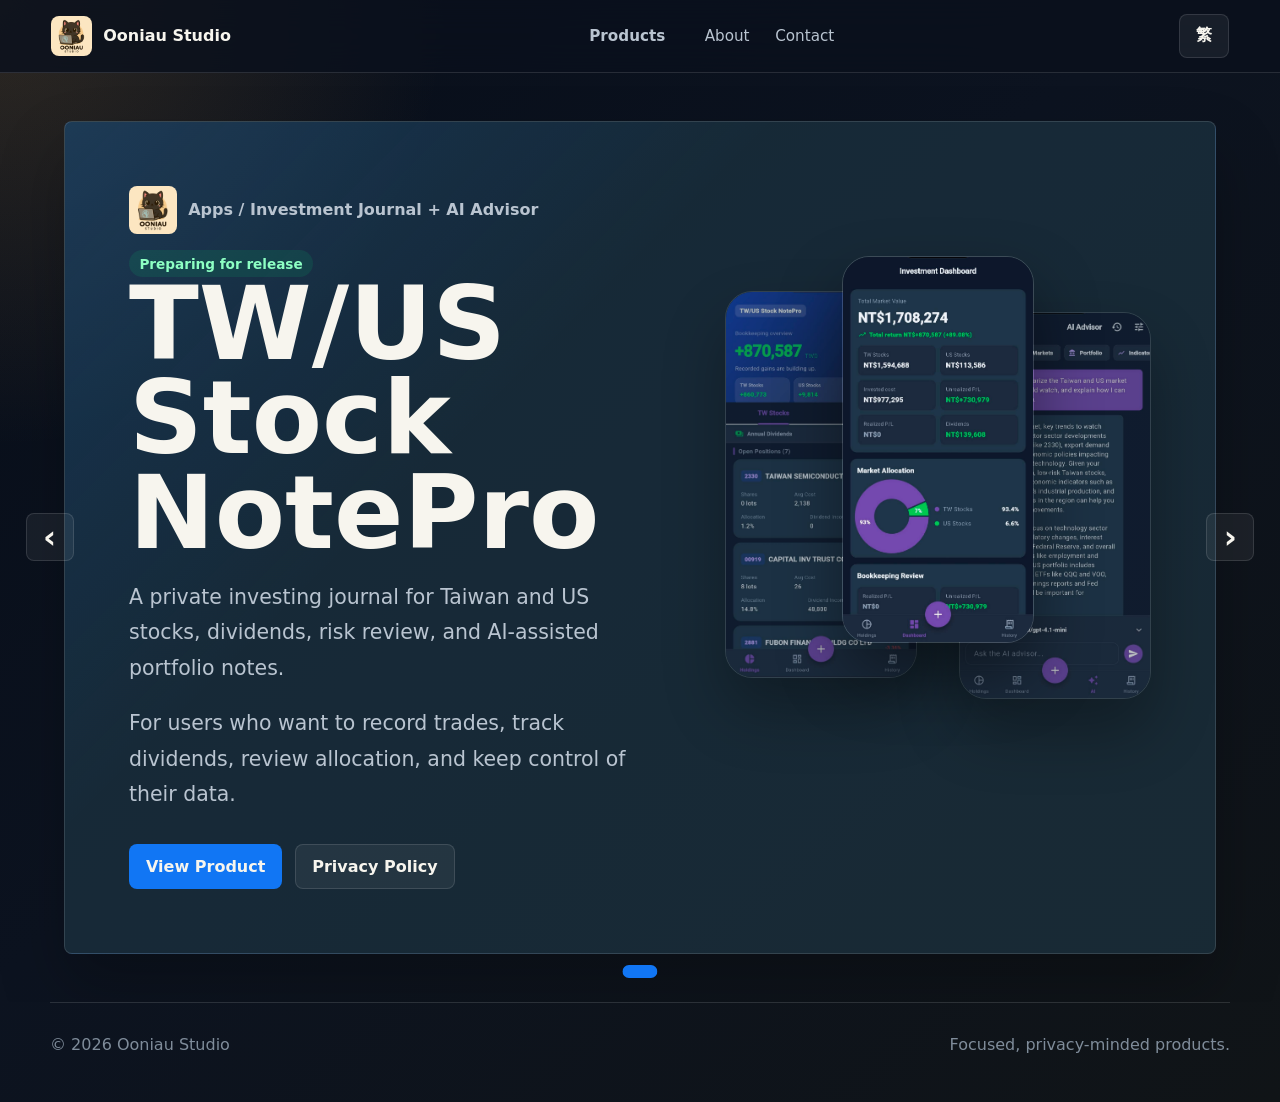
<file: index.html>
<!doctype html>
<html lang="zh-Hant">

<head>
  <meta charset="utf-8">
  <meta name="viewport" content="width=device-width, initial-scale=1">
  <title>Ooniau Studio</title>
  <meta name="description" content="Ooniau Studio product site.">
  <meta property="og:title" content="Ooniau Studio">
  <meta property="og:description" content="Products by Ooniau Studio.">
  <meta property="og:image" content="assets/brand/ooniau-logo.png">
  <link rel="icon" href="assets/brand/ooniau-logo.png">
  <link rel="stylesheet" href="styles.css">
</head>

<body>
  <header class="site-header">
    <a class="brand" href="index.html" aria-label="About Ooniau Studio">
      <img src="assets/brand/ooniau-logo.png" alt="Ooniau Studio logo">
      <span>Ooniau Studio</span>
    </a>
    <nav aria-label="Primary">
      <div class="menu-tree">
        <button class="menu-trigger" type="button" data-menu-trigger="products" aria-expanded="false"
          data-i18n="navProducts">產品</button>
        <div class="menu-panel" data-menu-panel="products">
          <button class="menu-row" type="button" data-submenu-trigger="apps" aria-expanded="false">Apps</button>
          <div class="submenu-panel" data-submenu-panel="apps">
            <a href="twusstockpro.html">TWUS StockPro</a>
          </div>
        </div>
      </div>
      <a href="about.html" data-i18n="navAbout">關於</a>
      <a href="twusstockpro.html#contact" data-i18n="navContact">聯絡</a>
    </nav>
    <button class="lang-toggle" type="button" id="langToggle" aria-label="Toggle language">EN</button>
  </header>

  <main id="top">
    <section class="product-carousel" aria-label="Product carousel">
      <button class="carousel-button prev" type="button" id="carouselPrev" aria-label="Previous product">‹</button>
      <div class="carousel-stage" id="productCarousel"></div>
      <button class="carousel-button next" type="button" id="carouselNext" aria-label="Next product">›</button>
      <div class="carousel-dots" id="carouselDots" aria-label="Product carousel pagination"></div>
    </section>
  </main>

  <footer>
    <span>© <span id="year"></span> Ooniau Studio</span>
    <span data-i18n="footerText">專注、可靠、重視隱私的產品。</span>
  </footer>

  <script src="site.js"></script>
</body>

</html>
</file>
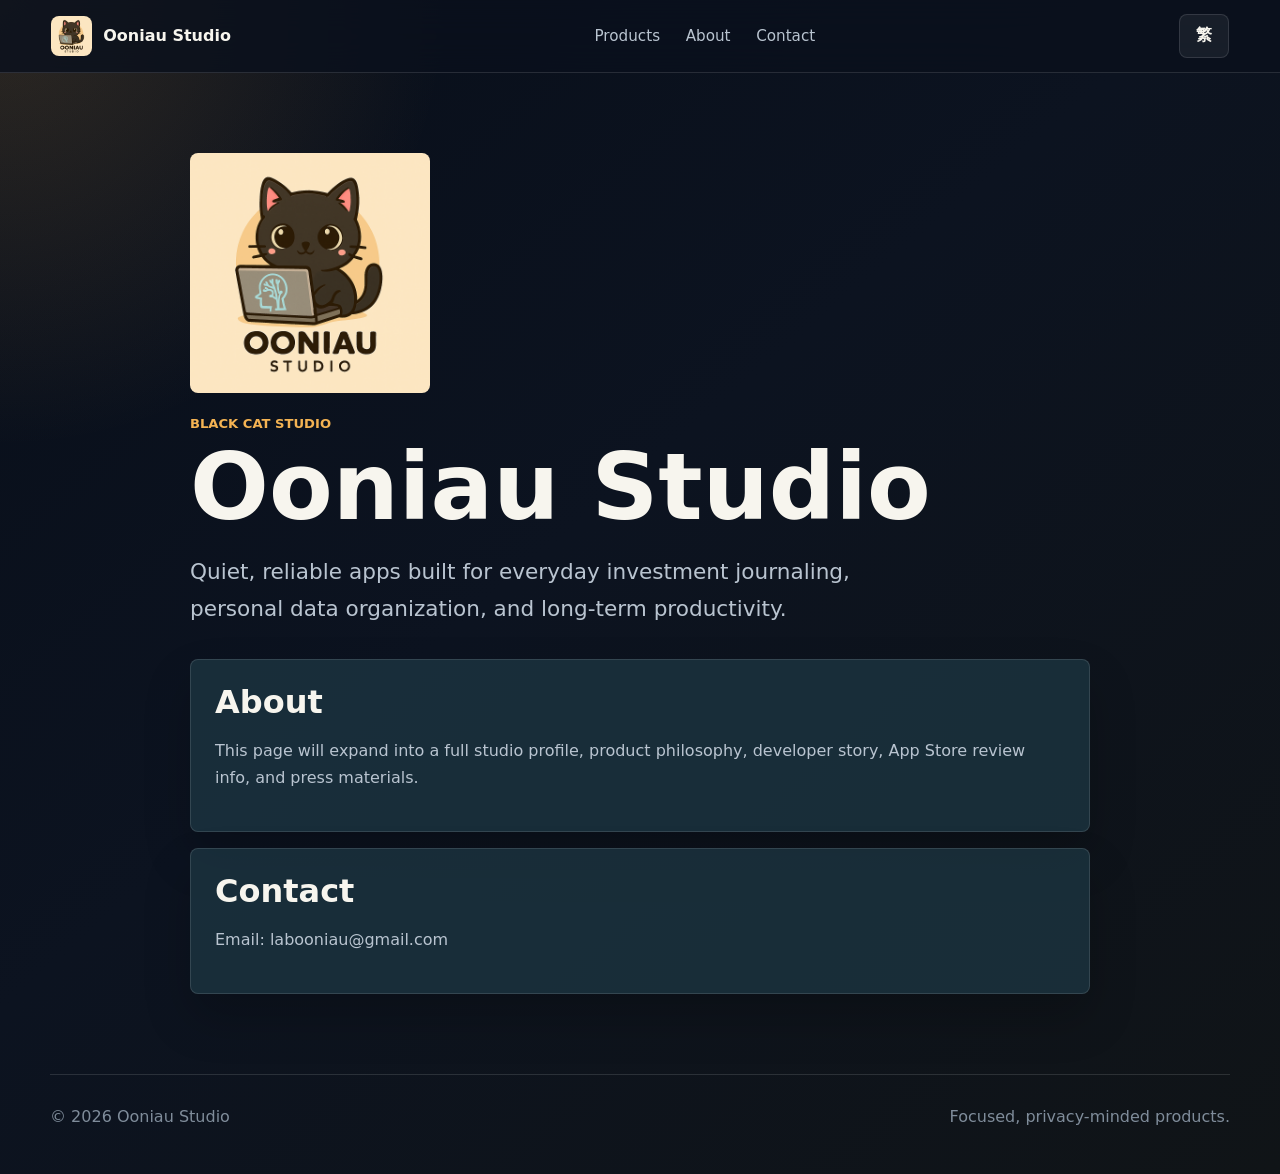
<file: about.html>
<!doctype html>
<html lang="zh-Hant">

<head>
  <meta charset="utf-8">
  <meta name="viewport" content="width=device-width, initial-scale=1">
  <title>About | Ooniau Studio</title>
  <meta name="description" content="About Ooniau Studio.">
  <link rel="icon" href="assets/brand/ooniau-logo.png">
  <link rel="stylesheet" href="styles.css">
</head>

<body>
  <header class="site-header">
    <a class="brand" href="index.html">
      <img src="assets/brand/ooniau-logo.png" alt="Ooniau Studio logo">
      <span>Ooniau Studio</span>
    </a>
    <nav aria-label="Primary">
      <a href="index.html" data-i18n="navProducts">產品</a>
      <a href="about.html" data-i18n="navAbout">關於</a>
      <a href="twusstockpro.html#contact" data-i18n="navContact">聯絡</a>
    </nav>
    <button class="lang-toggle" type="button" id="langToggle" aria-label="Toggle language">EN</button>
  </header>

  <main class="content-page about-page">
    <img class="about-logo" src="assets/brand/ooniau-logo.png" alt="Ooniau Studio logo">
    <p class="eyebrow" data-i18n="aboutEyebrow">黑貓工作室</p>
    <h1>Ooniau Studio</h1>
    <p class="hero-text" data-i18n="aboutHero">為日常投資記錄、個人資料整理與長期生產力打造安靜可靠的 App。</p>

    <div class="policy-grid">
      <section class="policy-card">
        <h2 data-i18n="aboutCardTitle">關於</h2>
        <p data-i18n="aboutCardBody">這個頁面之後可以擴充為更完整的工作室簡介、產品理念、開發者故事、商店審核資訊與媒體素材。</p>
      </section>
      <section class="policy-card">
        <h2 data-i18n="aboutContactTitle">聯絡</h2>
        <p>Email: <a href="mailto:labooniau@gmail.com">labooniau@gmail.com</a></p>
      </section>
    </div>
  </main>

  <footer>
    <span>© <span id="year"></span> Ooniau Studio</span>
    <span data-i18n="footerText">專注、可靠、重視隱私的產品。</span>
  </footer>

  <script src="site.js"></script>
</body>

</html>
</file>
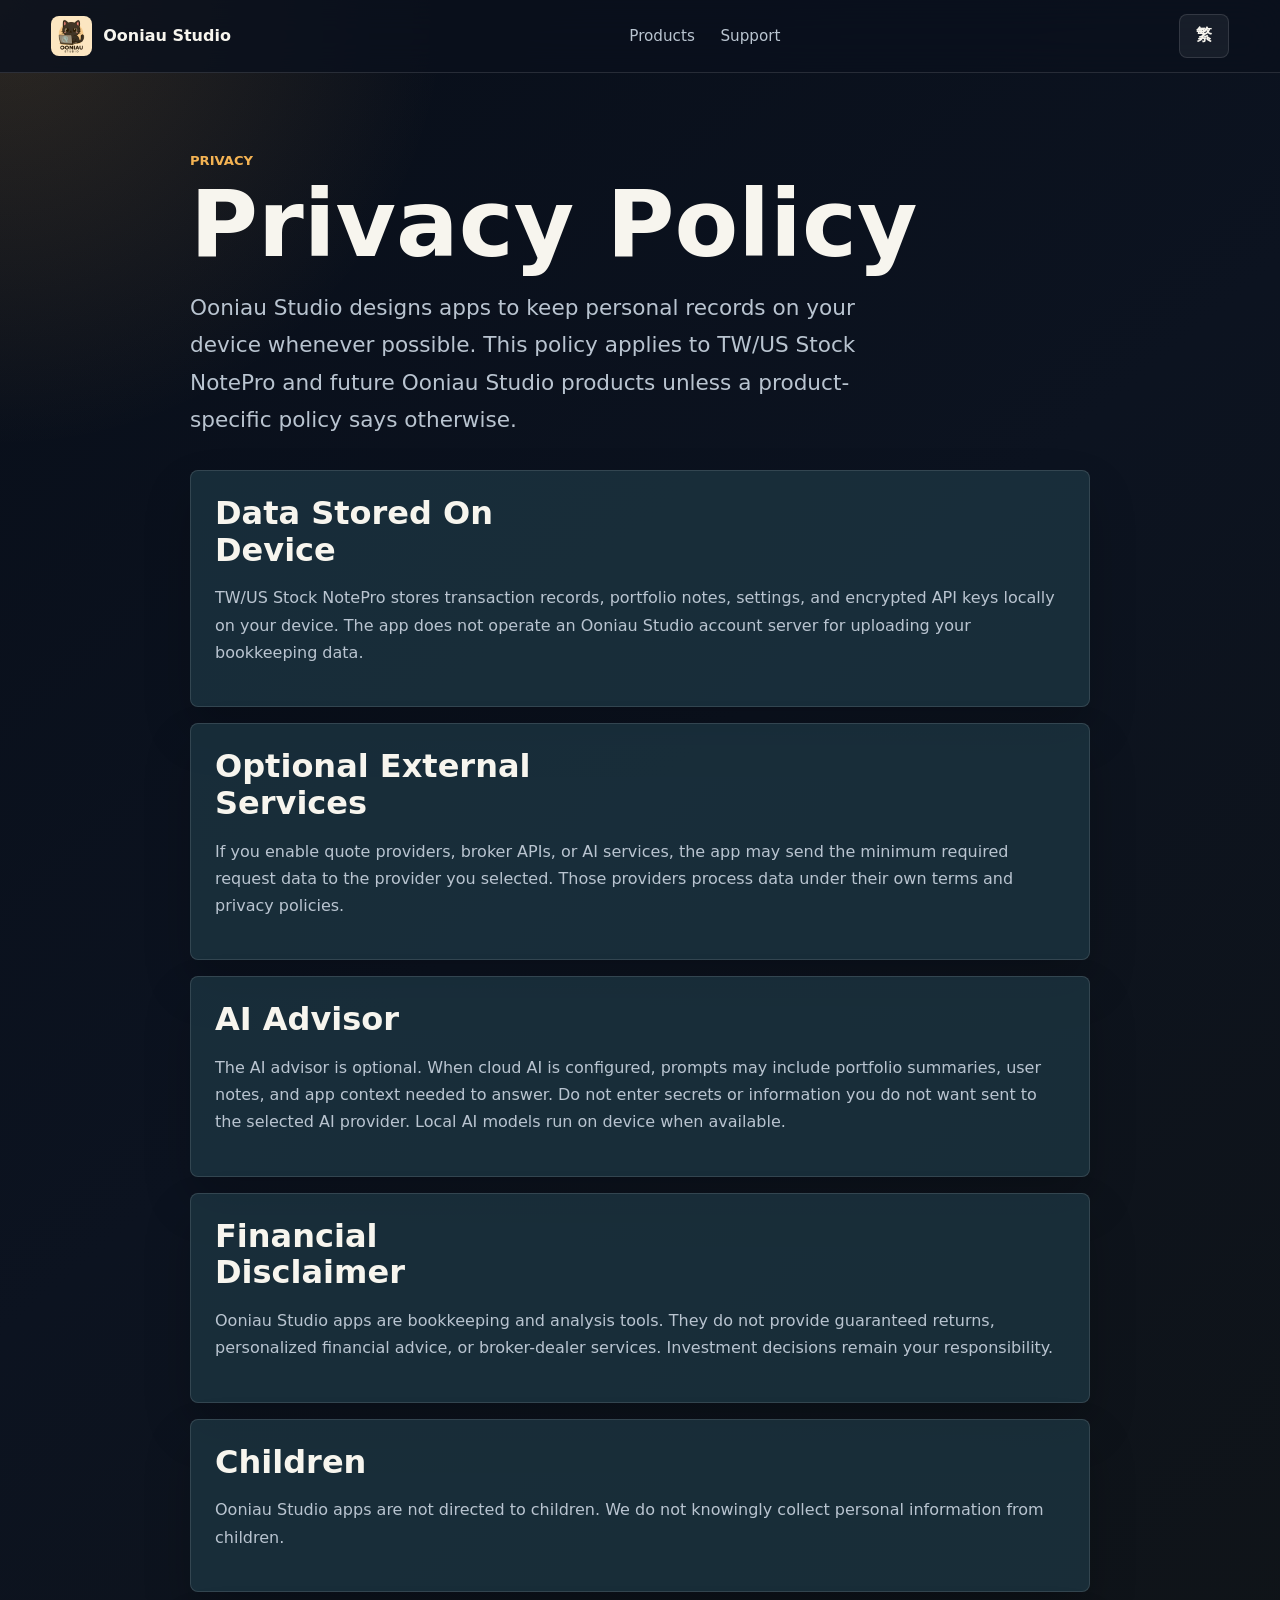
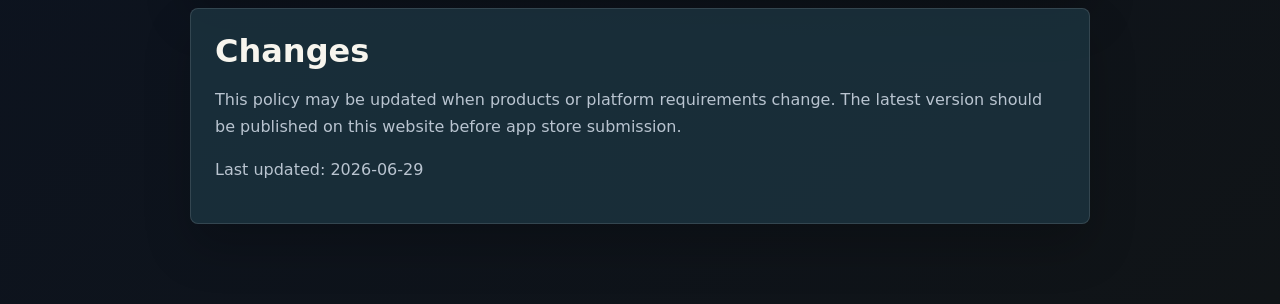
<file: privacy.html>
<!doctype html>
<html lang="zh-Hant">
  <head>
    <meta charset="utf-8">
    <meta name="viewport" content="width=device-width, initial-scale=1">
    <title>Privacy Policy | Ooniau Studio</title>
    <meta name="description" content="Privacy policy for Ooniau Studio apps.">
    <link rel="icon" href="assets/brand/ooniau-logo.png">
    <link rel="stylesheet" href="styles.css">
  </head>
  <body>
    <header class="site-header">
      <a class="brand" href="about.html">
        <img src="assets/brand/ooniau-logo.png" alt="Ooniau Studio logo">
        <span>Ooniau Studio</span>
      </a>
      <nav aria-label="Primary">
        <a href="twusstockpro.html" data-i18n="navProducts">Products</a>
        <a href="support.html" data-i18n="contactLabel">Support</a>
      </nav>
      <button class="lang-toggle" type="button" id="langToggle" aria-label="Toggle language">EN</button>
    </header>

    <main class="content-page">
      <p class="eyebrow" data-i18n="privacyLabel">Privacy</p>
      <h1 data-i18n="viewPrivacy">Privacy Policy</h1>
      <p class="hero-text" data-i18n="privacyPageHero">Ooniau Studio designs apps to keep personal records on your device whenever possible. This policy applies to TW/US Stock NotePro and future Ooniau Studio products unless a product-specific policy says otherwise.</p>

      <div class="policy-grid">
        <section class="policy-card">
          <h2 data-i18n="privacyDataTitle">Data Stored On Device</h2>
          <p data-i18n="privacyDataBody">TW/US Stock NotePro stores transaction records, portfolio notes, settings, and encrypted API keys locally on your device. The app does not operate an Ooniau Studio account server for uploading your bookkeeping data.</p>
        </section>
        <section class="policy-card">
          <h2 data-i18n="privacyExternalTitle">Optional External Services</h2>
          <p data-i18n="privacyExternalBody">If you enable quote providers, broker APIs, or AI services, the app may send the minimum required request data to the provider you selected. Those providers process data under their own terms and privacy policies.</p>
        </section>
        <section class="policy-card">
          <h2 data-i18n="privacyAiTitle">AI Advisor</h2>
          <p data-i18n="privacyAiBody">The AI advisor is optional. When cloud AI is configured, prompts may include portfolio summaries, user notes, and app context needed to answer. Do not enter secrets or information you do not want sent to the selected AI provider. Local AI models run on device when available.</p>
        </section>
        <section class="policy-card">
          <h2 data-i18n="privacyDisclaimerTitle">Financial Disclaimer</h2>
          <p data-i18n="privacyDisclaimerBody">Ooniau Studio apps are bookkeeping and analysis tools. They do not provide guaranteed returns, personalized financial advice, or broker-dealer services. Investment decisions remain your responsibility.</p>
        </section>
        <section class="policy-card">
          <h2 data-i18n="privacyChildrenTitle">Children</h2>
          <p data-i18n="privacyChildrenBody">Ooniau Studio apps are not directed to children. We do not knowingly collect personal information from children.</p>
        </section>
        <section class="policy-card">
          <h2 data-i18n="privacyChangesTitle">Changes</h2>
          <p data-i18n="privacyChangesBody">This policy may be updated when products or platform requirements change. The latest version should be published on this website before app store submission.</p>
          <p data-i18n="privacyLastUpdated">Last updated: 2026-06-29</p>
        </section>
      </div>
    </main>
    <script src="site.js"></script>
  </body>
</html>
</file>
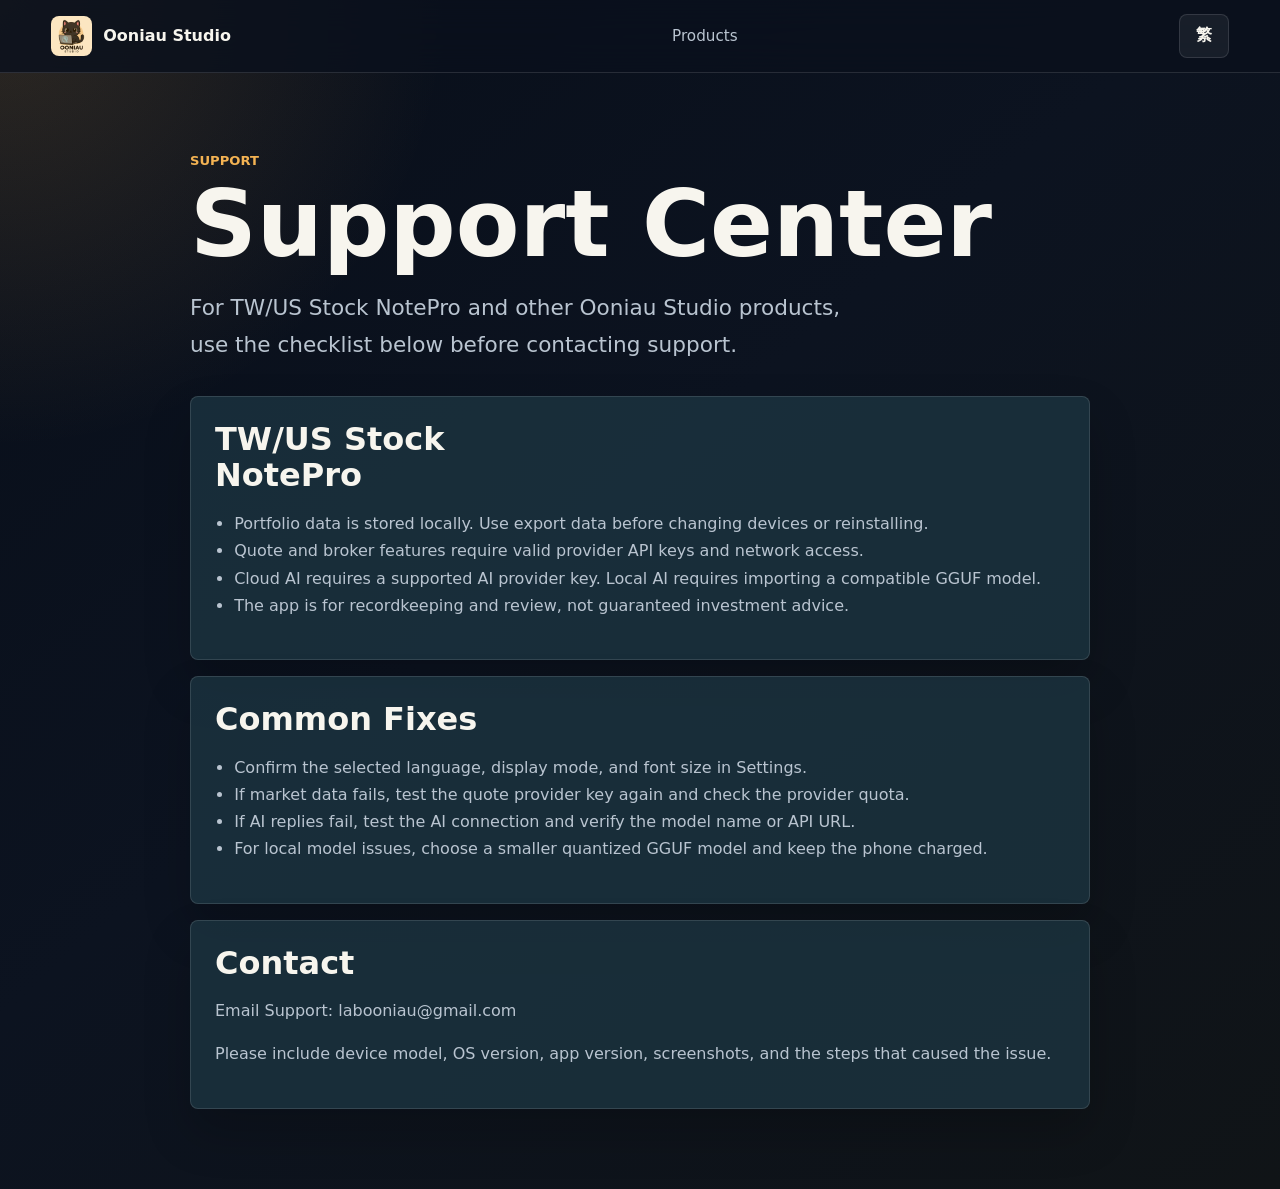
<file: support.html>
<!doctype html>
<html lang="zh-Hant">
  <head>
    <meta charset="utf-8">
    <meta name="viewport" content="width=device-width, initial-scale=1">
    <title>Support | Ooniau Studio</title>
    <meta name="description" content="Support page for Ooniau Studio apps.">
    <link rel="icon" href="assets/brand/ooniau-logo.png">
    <link rel="stylesheet" href="styles.css">
  </head>
  <body>
    <header class="site-header">
      <a class="brand" href="about.html">
        <img src="assets/brand/ooniau-logo.png" alt="Ooniau Studio logo">
        <span>Ooniau Studio</span>
      </a>
      <nav aria-label="Primary">
        <a href="twusstockpro.html" data-i18n="navProducts">Products</a>
      </nav>
      <button class="lang-toggle" type="button" id="langToggle" aria-label="Toggle language">EN</button>
    </header>

    <main class="content-page">
      <p class="eyebrow" data-i18n="contactLabel">Support</p>
      <h1 data-i18n="supportPageTitle">Support Center</h1>
      <p class="hero-text" data-i18n="supportHero">For TW/US Stock NotePro and other Ooniau Studio products, use the checklist below before contacting support.</p>

      <div class="support-grid">
        <section class="support-card">
          <h2 data-i18n="supportProductTitle">TW/US Stock NotePro</h2>
          <ul data-i18n-list="supportProductItems">
            <li>Portfolio data is stored locally. Use export data before changing devices or reinstalling.</li>
            <li>Quote and broker features require valid provider API keys and network access.</li>
            <li>Cloud AI requires a supported AI provider key. Local AI requires importing a compatible GGUF model.</li>
            <li>The app is for recordkeeping and review, not guaranteed investment advice.</li>
          </ul>
        </section>
        <section class="support-card">
          <h2 data-i18n="supportFixesTitle">Common Fixes</h2>
          <ul data-i18n-list="supportFixesItems">
            <li>Confirm the selected language, display mode, and font size in Settings.</li>
            <li>If market data fails, test the quote provider key again and check the provider quota.</li>
            <li>If AI replies fail, test the AI connection and verify the model name or API URL.</li>
            <li>For local model issues, choose a smaller quantized GGUF model and keep the phone charged.</li>
          </ul>
        </section>
        <section class="support-card">
          <h2 data-i18n="aboutContactTitle">Contact</h2>
          <p><span data-i18n="emailTitle">Email Support</span>: <a href="mailto:labooniau@gmail.com">labooniau@gmail.com</a></p>
          <p data-i18n="supportContactBody">Please include device model, OS version, app version, screenshots, and the steps that caused the issue.</p>
        </section>
      </div>
    </main>
    <script src="site.js"></script>
  </body>
</html>
</file>
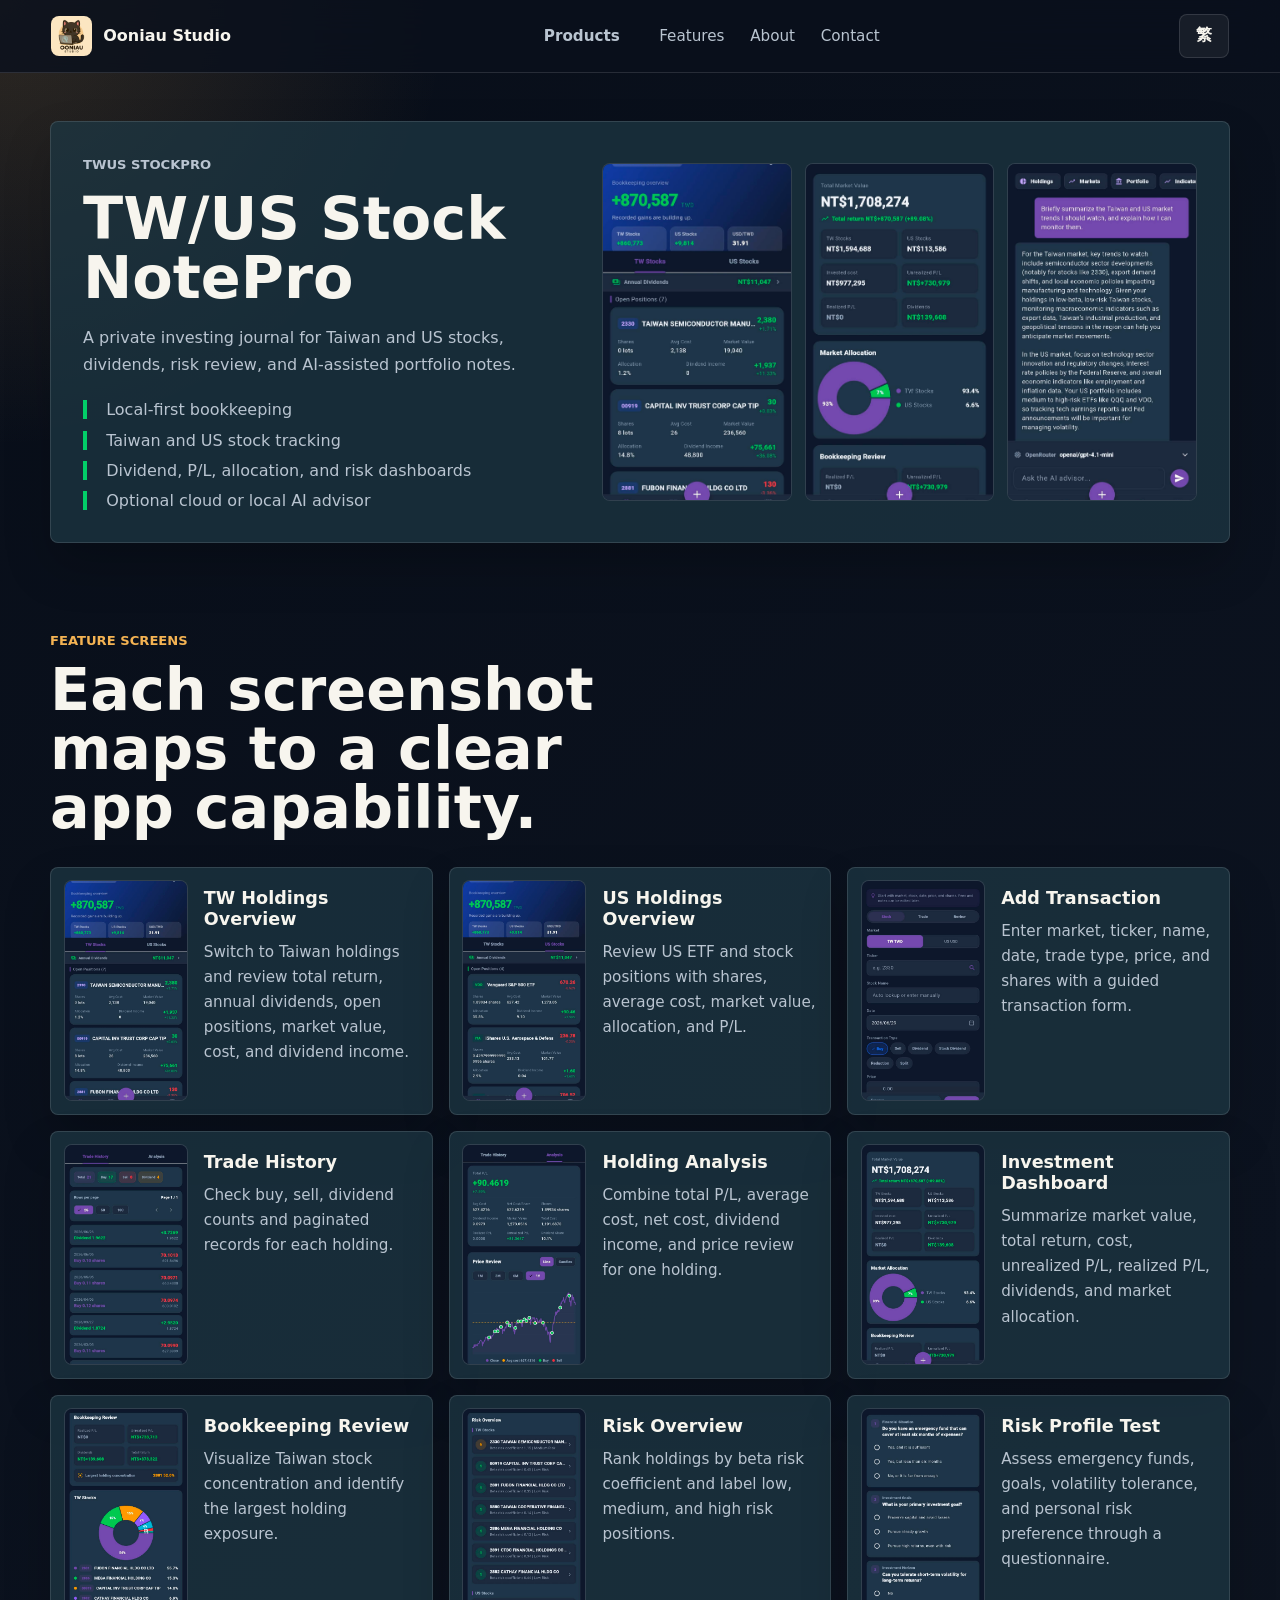
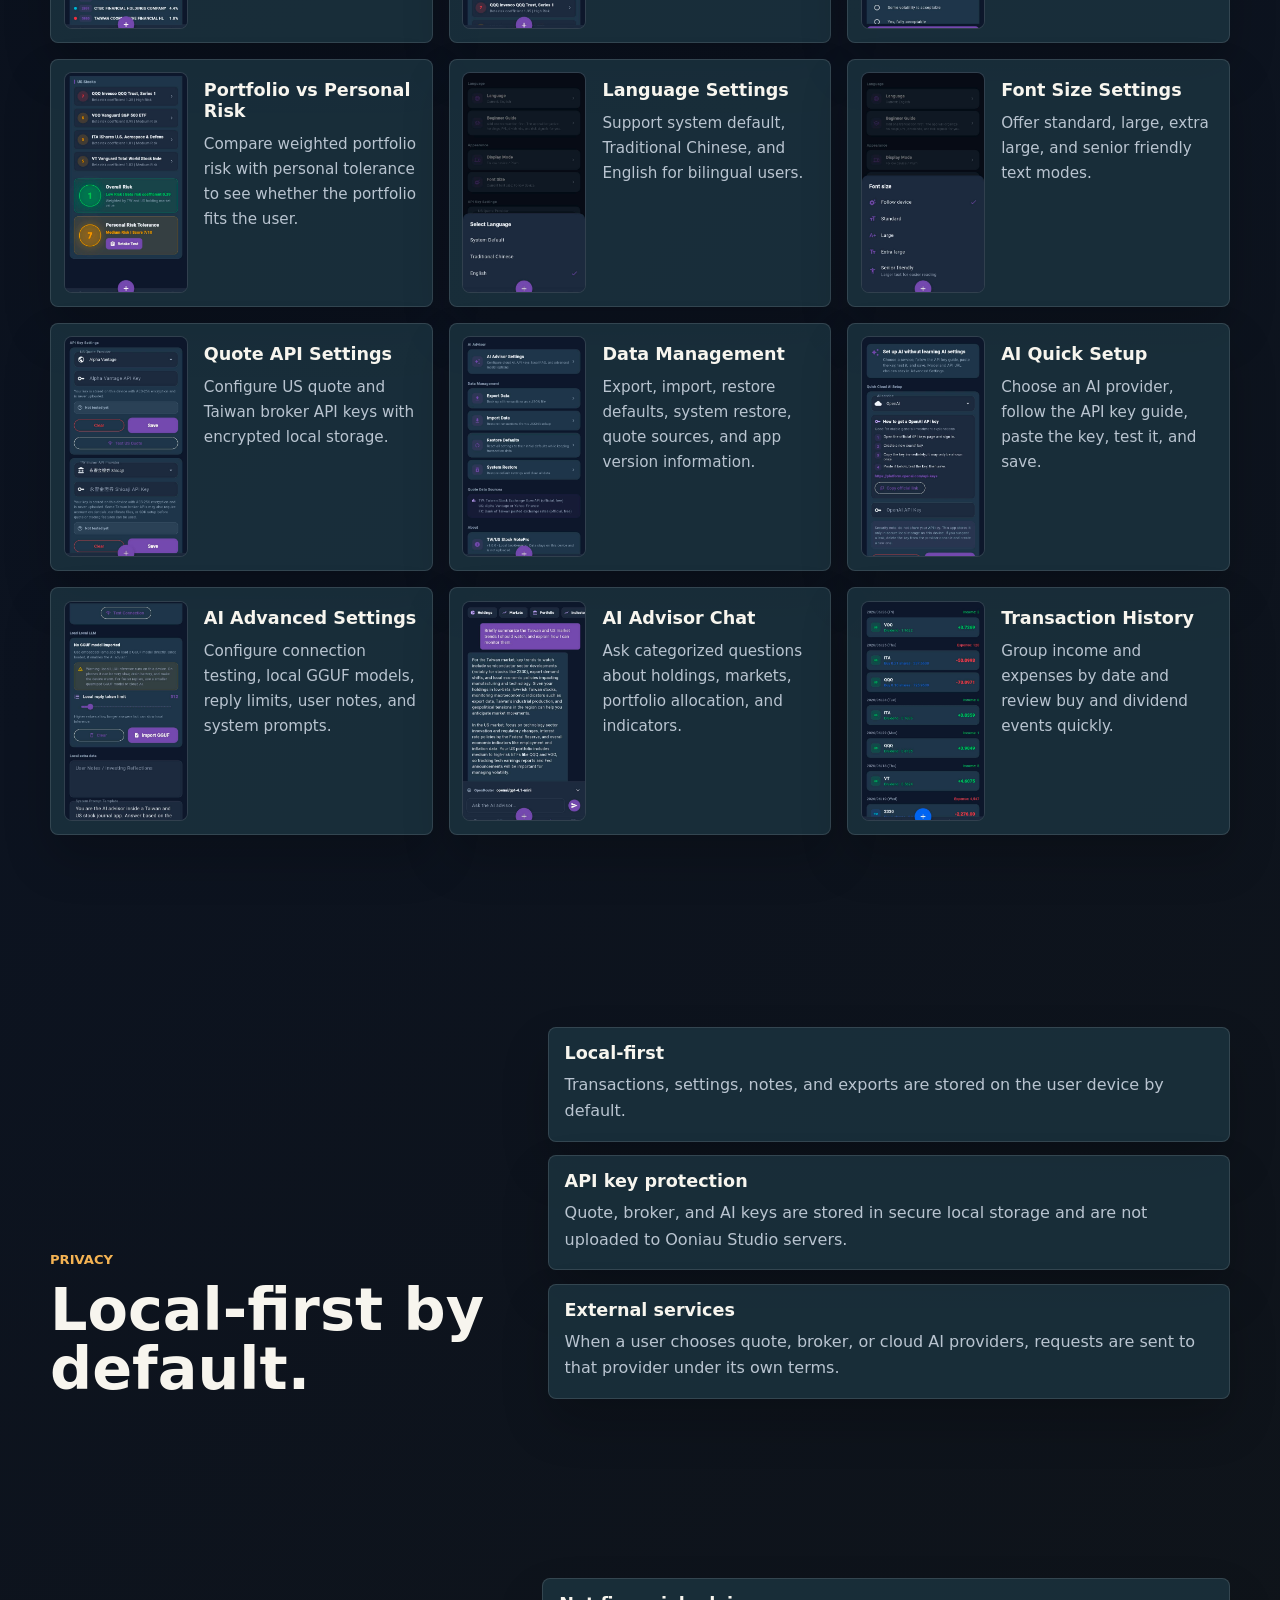
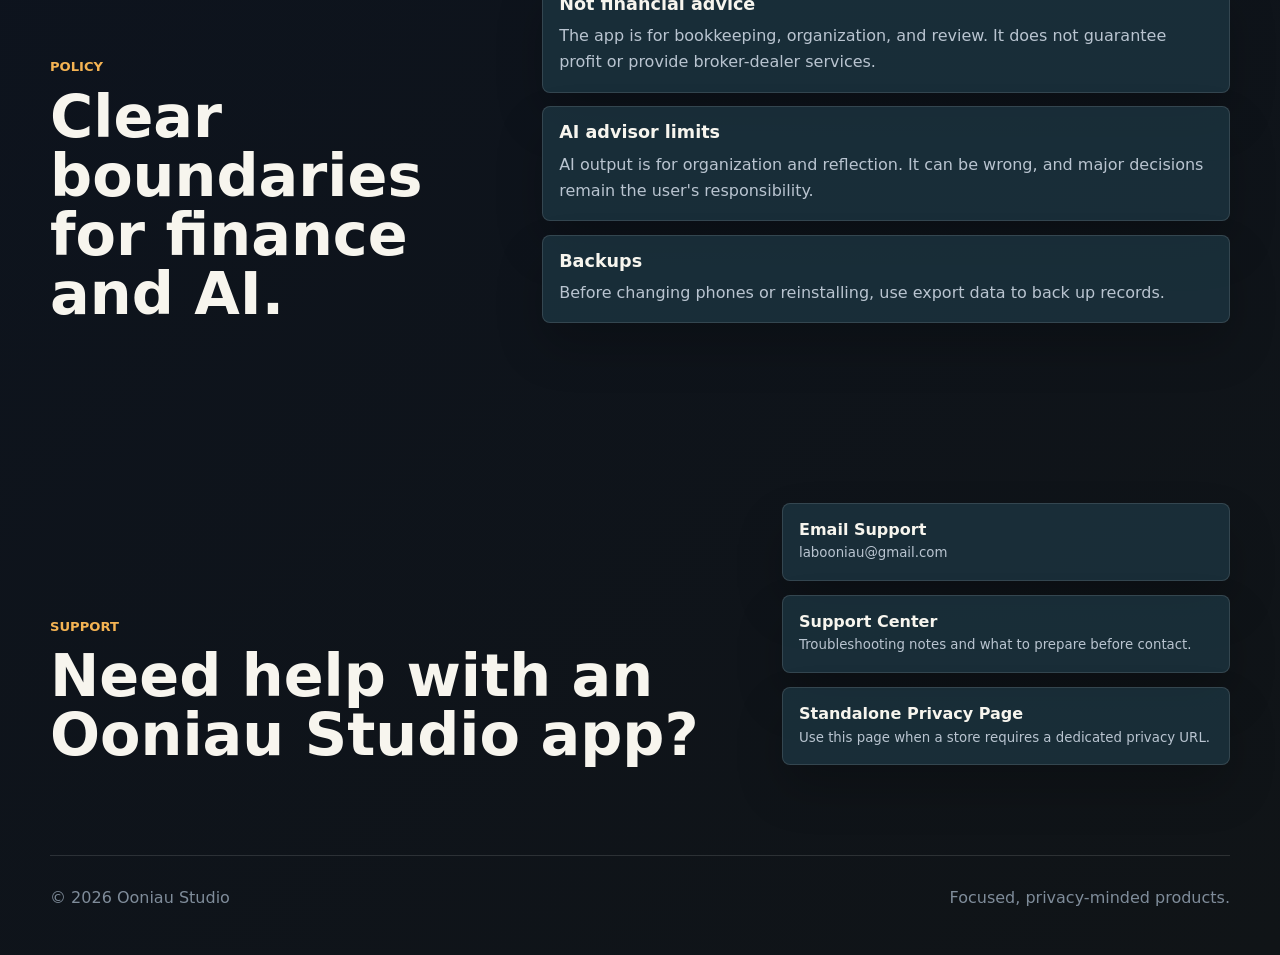
<file: twusstockpro.html>
<!doctype html>
<html lang="zh-Hant">

<head>
  <meta charset="utf-8">
  <meta name="viewport" content="width=device-width, initial-scale=1">
  <title>TWUS StockPro | Ooniau Studio</title>
  <meta name="description" content="TWUS StockPro product page.">
  <meta property="og:title" content="TWUS StockPro">
  <meta property="og:description" content="TW/US Stock NotePro by Ooniau Studio.">
  <meta property="og:image" content="assets/brand/ooniau-logo.png">
  <link rel="icon" href="assets/brand/ooniau-logo.png">
  <link rel="stylesheet" href="styles.css">
</head>

<body class="product-page">
  <header class="site-header">
    <a class="brand" href="index.html" aria-label="About Ooniau Studio">
      <img src="assets/brand/ooniau-logo.png" alt="Ooniau Studio logo">
      <span>Ooniau Studio</span>
    </a>
    <nav aria-label="Primary">
      <div class="menu-tree">
        <button class="menu-trigger" type="button" data-menu-trigger="products" aria-expanded="false"
          data-i18n="navProducts">產品</button>
        <div class="menu-panel" data-menu-panel="products">
          <button class="menu-row" type="button" data-submenu-trigger="apps" aria-expanded="false">Apps</button>
          <div class="submenu-panel" data-submenu-panel="apps">
            <a href="twusstockpro.html">TWUS StockPro</a>
          </div>
        </div>
      </div>
      <a href="#features" data-i18n="navFeatures">功能</a>
      <a href="about.html" data-i18n="navAbout">關於</a>
      <a href="#contact" data-i18n="navContact">聯絡</a>
    </nav>
    <button class="lang-toggle" type="button" id="langToggle" aria-label="Toggle language">EN</button>
  </header>

  <main>
    <section class="feature-band product-detail-hero" id="featuredProduct"></section>

    <section class="section" id="features">
      <div class="section-heading row-heading">
        <div>
          <p class="eyebrow" data-i18n="featuresLabel">功能代表圖</p>
          <h2 data-i18n="featuresTitle">每張截圖都對應一個明確功能。</h2>
        </div>
      </div>
      <div class="feature-screen-carousel">
        <button class="feature-screen-button prev" type="button" id="featureScreenPrev" aria-label="Previous feature">&lsaquo;</button>
        <div class="feature-screen-viewport" id="featureScreenViewport" aria-live="polite">
          <div class="feature-screen-track" id="featureScreenGrid"></div>
        </div>
        <button class="feature-screen-button next" type="button" id="featureScreenNext" aria-label="Next feature">&rsaquo;</button>
      </div>
    </section>

    <section class="section split-section" id="privacy">
      <div>
        <p class="eyebrow" data-i18n="privacyLabel">隱私</p>
        <h2 data-i18n="privacyTitle">預設以本機資料為核心。</h2>
      </div>
      <div class="policy-list" id="privacyList"></div>
    </section>

    <section class="section split-section" id="policy">
      <div>
        <p class="eyebrow" data-i18n="policyLabel">政策</p>
        <h2 data-i18n="policyTitle">投資與 AI 的界線說清楚。</h2>
      </div>
      <div class="policy-list" id="policyList"></div>
    </section>

    <section class="section split-section" id="contact">
      <div>
        <p class="eyebrow" data-i18n="contactLabel">支援</p>
        <h2 data-i18n="contactTitle">需要 Ooniau Studio App 的協助嗎？</h2>
      </div>
      <div class="link-list">
        <a href="mailto:labooniau@gmail.com">
          <span data-i18n="emailTitle">Email 支援</span>
          <small>labooniau@gmail.com</small>
        </a>
        <a href="support.html">
          <span data-i18n="supportPageTitle">支援中心</span>
          <small data-i18n="supportPageDesc">疑難排解、使用提醒與聯絡前準備資料。</small>
        </a>
        <a href="privacy.html">
          <span data-i18n="privacyPageTitle">獨立隱私頁</span>
          <small data-i18n="privacyPageDesc">如果商店要求專用隱私 URL，可使用此頁。</small>
        </a>
      </div>
    </section>
  </main>

  <footer>
    <span>© <span id="year"></span> Ooniau Studio</span>
    <span data-i18n="footerText">專注、可靠、重視隱私的產品。</span>
  </footer>

  <script src="site.js"></script>
</body>

</html>
</file>
<file: styles.css>
﻿:root {
  color-scheme: dark;
  --ink: #f7f5ee;
  --muted: #b9c4d0;
  --dim: #7f8c9a;
  --bg: #0a111d;
  --panel: #142536;
  --panel-2: #1e3845;
  --line: rgba(255, 255, 255, 0.12);
  --blue: #1176f4;
  --green: #02ce68;
  --purple: #8650cf;
  --amber: #f4b353;
  --cream: #f3ddaf;
  font-family: Inter, ui-sans-serif, system-ui, -apple-system, BlinkMacSystemFont, "Segoe UI", sans-serif;
}

* {
  box-sizing: border-box;
}

html {
  scroll-behavior: smooth;
}

body {
  min-width: 320px;
  margin: 0;
  background:
    radial-gradient(circle at top left, rgba(244, 179, 83, 0.16), transparent 28rem),
    linear-gradient(140deg, #080e19 0%, #0c1320 45%, #101417 100%);
  color: var(--ink);
  overflow-x: hidden;
}

a {
  color: inherit;
  text-decoration: none;
}

img {
  max-width: 100%;
}

.site-header {
  position: sticky;
  top: 0;
  z-index: 20;
  display: flex;
  flex-wrap: wrap;
  align-items: center;
  justify-content: space-between;
  gap: 1rem;
  padding: 0.85rem clamp(1rem, 4vw, 4rem);
  background: rgba(10, 17, 29, 0.82);
  border-bottom: 1px solid var(--line);
  backdrop-filter: blur(18px);
}

.brand {
  display: inline-flex;
  align-items: center;
  gap: 0.7rem;
  min-width: 0;
  font-weight: 800;
  white-space: nowrap;
}

.brand img {
  width: 2.55rem;
  height: 2.55rem;
  border-radius: 8px;
  object-fit: cover;
}

nav {
  display: flex;
  flex-wrap: wrap;
  align-items: center;
  gap: clamp(0.8rem, 2vw, 1.6rem);
  color: var(--muted);
  font-size: 0.95rem;
}

nav a,
.menu-trigger,
.menu-row {
  white-space: nowrap;
}

nav a:hover {
  color: var(--ink);
}

.menu-tree {
  position: relative;
}

.menu-trigger,
.menu-row {
  min-height: 2.35rem;
  padding: 0 0.8rem;
  color: var(--muted);
  border-color: transparent;
  background: transparent;
  font-weight: 700;
}

.menu-trigger:hover,
.menu-row:hover {
  color: var(--ink);
}

.menu-panel,
.submenu-panel {
  position: absolute;
  top: calc(100% + 0.5rem);
  left: 0;
  display: none;
  min-width: 13rem;
  padding: 0.45rem;
  border: 1px solid var(--line);
  border-radius: 8px;
  background: rgba(14, 25, 39, 0.98);
  box-shadow: 0 1.5rem 3rem rgba(0, 0, 0, 0.32);
}

.menu-panel.open,
.submenu-panel.open {
  display: grid;
  gap: 0.25rem;
}

.menu-row {
  display: flex;
  width: 100%;
  align-items: center;
  justify-content: space-between;
  text-align: left;
}

.menu-row::after {
  content: ">";
  color: var(--dim);
}

.submenu-panel {
  top: 0;
  left: calc(100% + 0.45rem);
}

.submenu-panel a {
  display: block;
  padding: 0.75rem 0.85rem;
  border-radius: 8px;
  color: var(--muted);
  white-space: nowrap;
}

.submenu-panel a:hover {
  color: var(--ink);
  background: rgba(255, 255, 255, 0.06);
}

button,
.primary-action,
.secondary-action {
  min-height: 2.8rem;
  border-radius: 8px;
  border: 1px solid var(--line);
  padding: 0 1rem;
  color: var(--ink);
  font: inherit;
  font-weight: 750;
}

button {
  cursor: pointer;
  background: rgba(255, 255, 255, 0.06);
}

.lang-toggle {
  min-width: 3.1rem;
}

.product-carousel {
  position: relative;
  min-height: min(790px, calc(100svh - 4rem));
  display: grid;
  align-items: center;
  padding: clamp(1rem, 4vw, 3rem) clamp(1rem, 5vw, 5.5rem) 3rem;
  overflow: hidden;
}

.carousel-stage {
  width: min(1280px, 100%);
  margin: 0 auto;
}

.carousel-card,
.hero {
  min-height: min(760px, calc(100svh - 4rem));
  display: grid;
  grid-template-columns: minmax(0, 1fr) minmax(18rem, 0.82fr);
  gap: clamp(2rem, 6vw, 5rem);
  align-items: center;
  padding: clamp(2rem, 5vw, 4rem);
  border-radius: 8px;
  border: 1px solid var(--line);
  background:
    linear-gradient(135deg, color-mix(in srgb, var(--product-accent, var(--blue)) 16%, transparent), transparent 36%),
    rgba(30, 56, 69, 0.64);
  box-shadow: 0 2rem 4rem rgba(0, 0, 0, 0.25);
  overflow: hidden;
}

.carousel-copy {
  max-width: 42rem;
}

.product-kicker {
  display: inline-flex;
  align-items: center;
  gap: 0.7rem;
  margin-bottom: 1rem;
  color: var(--muted);
  font-weight: 850;
}

.product-kicker img {
  width: 3rem;
  height: 3rem;
  border-radius: 8px;
  object-fit: cover;
}

.carousel-copy p {
  max-width: 42rem;
  color: var(--muted);
  font-size: clamp(1.04rem, 1.8vw, 1.28rem);
  line-height: 1.72;
}

.carousel-description {
  margin-top: 0.4rem;
  color: var(--ink);
}

.carousel-media {
  position: relative;
  min-height: clamp(25rem, 44vw, 39rem);
}

.carousel-phone {
  position: absolute;
  width: clamp(9.5rem, 15vw, 17rem);
  max-height: 38rem;
  border-radius: 1.7rem;
  object-fit: cover;
  border: 1px solid rgba(255, 255, 255, 0.16);
  box-shadow: 0 2rem 4rem rgba(0, 0, 0, 0.42);
}

.carousel-phone.shot-1 {
  left: 0;
  top: 2.2rem;
  opacity: 0.72;
}

.carousel-phone.shot-2 {
  left: 50%;
  top: 0;
  z-index: 2;
  transform: translateX(-50%);
}

.carousel-phone.shot-3 {
  right: 0;
  top: 3.5rem;
  opacity: 0.72;
}

.carousel-button {
  position: absolute;
  top: 50%;
  z-index: 5;
  width: 3rem;
  min-height: 3rem;
  padding: 0;
  transform: translateY(-50%);
  font-size: 2rem;
  line-height: 1;
}

.carousel-button.prev {
  left: clamp(0.5rem, 2vw, 1.8rem);
}

.carousel-button.next {
  right: clamp(0.5rem, 2vw, 1.8rem);
}

.carousel-dots {
  position: absolute;
  left: 50%;
  bottom: 1.5rem;
  display: flex;
  gap: 0.5rem;
  transform: translateX(-50%);
}

.carousel-dots button {
  width: 0.8rem;
  min-width: 0.8rem;
  min-height: 0.8rem;
  padding: 0;
  border-radius: 999px;
}

.carousel-dots button.active {
  width: 2.2rem;
  background: var(--blue);
  border-color: transparent;
}

.eyebrow {
  margin: 0 0 0.85rem;
  color: var(--amber);
  font-size: 0.82rem;
  font-weight: 850;
  letter-spacing: 0;
  text-transform: uppercase;
}

h1,
h2,
h3,
p {
  overflow-wrap: anywhere;
}

h1 {
  margin: 0;
  max-width: 11ch;
  font-size: clamp(2.65rem, 8vw, 7.6rem);
  line-height: 0.92;
  letter-spacing: 0;
}

h2 {
  margin: 0;
  max-width: 16ch;
  font-size: clamp(1.85rem, 4.6vw, 4.3rem);
  line-height: 1;
  letter-spacing: 0;
}

h3 {
  margin: 0;
  font-size: clamp(1.35rem, 2vw, 2rem);
  line-height: 1.1;
  letter-spacing: 0;
}

.hero-text {
  max-width: 42rem;
  margin: 1.4rem 0 0;
  color: var(--muted);
  font-size: clamp(1.05rem, 2vw, 1.35rem);
  line-height: 1.72;
}

.hero-actions {
  display: flex;
  flex-wrap: wrap;
  gap: 0.8rem;
  margin-top: 2rem;
}

.primary-action,
.secondary-action {
  display: inline-flex;
  align-items: center;
  justify-content: center;
}

.primary-action {
  background: var(--blue);
  border-color: transparent;
}

.secondary-action {
  background: rgba(255, 255, 255, 0.06);
}

.compact-action {
  min-height: 2.6rem;
  white-space: nowrap;
}

.hero-media {
  position: relative;
  min-height: clamp(24rem, 44vw, 38rem);
}

.phone {
  position: absolute;
  width: clamp(10rem, 18vw, 19rem);
  max-height: 39rem;
  border-radius: 2rem;
  object-fit: cover;
  box-shadow: 0 2rem 4rem rgba(0, 0, 0, 0.42);
  border: 1px solid rgba(255, 255, 255, 0.16);
}

.phone-front {
  right: 20%;
  top: 0;
  z-index: 2;
}

.phone-back {
  right: 0;
  top: 5.5rem;
  opacity: 0.74;
}

.section,
.feature-band,
footer {
  width: min(1180px, calc(100% - 2rem));
  margin-inline: auto;
}

.section {
  padding: clamp(3rem, 7vw, 6rem) 0;
}

.section-heading {
  margin-bottom: 1.6rem;
}

.row-heading,
.split-section {
  display: flex;
  align-items: end;
  justify-content: space-between;
  gap: 1.5rem;
}

.product-grid {
  display: grid;
  grid-template-columns: repeat(auto-fit, minmax(16rem, 1fr));
  gap: 1rem;
}

.product-card,
.feature-band,
.feature-screen-card,
.link-list a,
.policy-list article,
.support-card,
.policy-card {
  border: 1px solid var(--line);
  border-radius: 8px;
  background: rgba(30, 56, 69, 0.72);
  box-shadow: 0 1.5rem 3rem rgba(0, 0, 0, 0.2);
}

.product-card {
  display: flex;
  flex-direction: column;
  gap: 1rem;
  min-height: 18rem;
  padding: 1.15rem;
}

.product-card.active {
  border-color: rgba(17, 118, 244, 0.72);
  box-shadow: 0 0 0 1px rgba(17, 118, 244, 0.35), 0 1.5rem 3rem rgba(0, 0, 0, 0.2);
}

.product-card img {
  width: 4.4rem;
  height: 4.4rem;
  border-radius: 8px;
  object-fit: cover;
}

.product-card p,
.feature-copy p,
.policy-card p,
.support-card p,
.policy-card li,
.support-card li {
  color: var(--muted);
  line-height: 1.7;
}

.product-card button {
  margin-top: auto;
  width: fit-content;
}

.about-logo {
  width: min(15rem, 52vw);
  border-radius: 8px;
  margin-bottom: 1.2rem;
}

.status {
  display: inline-flex;
  width: fit-content;
  border-radius: 999px;
  padding: 0.35rem 0.65rem;
  background: rgba(2, 206, 104, 0.12);
  color: #8dffc3;
  font-size: 0.85rem;
  font-weight: 800;
}

.feature-band {
  display: grid;
  grid-template-columns: minmax(0, 0.9fr) minmax(0, 1.1fr);
  gap: 2rem;
  align-items: center;
  padding: clamp(1rem, 4vw, 2rem);
}

.product-detail-hero {
  margin-top: clamp(1rem, 4vw, 3rem);
}

.feature-copy ul {
  display: grid;
  gap: 0.7rem;
  margin: 1.4rem 0 0;
  padding: 0;
  list-style: none;
}

.feature-copy li {
  padding-left: 1.2rem;
  border-left: 0.25rem solid var(--green);
  color: var(--muted);
}

.feature-shots {
  display: grid;
  grid-template-columns: repeat(3, minmax(0, 1fr));
  gap: 0.8rem;
}

.feature-shots img,
.shot-rail img {
  width: 100%;
  border-radius: 8px;
  border: 1px solid var(--line);
  object-fit: cover;
  background: var(--panel);
}

.feature-shots img {
  aspect-ratio: 9 / 16;
}

.segmented {
  display: flex;
  gap: 0.35rem;
  padding: 0.3rem;
  border: 1px solid var(--line);
  border-radius: 8px;
  background: rgba(255, 255, 255, 0.04);
}

.segmented button {
  min-height: 2.35rem;
  border-color: transparent;
  color: var(--muted);
}

.segmented button.active {
  background: var(--blue);
  color: white;
}

.shot-rail {
  display: grid;
  grid-auto-flow: column;
  grid-auto-columns: minmax(13rem, 17rem);
  gap: 1rem;
  overflow-x: auto;
  padding: 0.4rem 0 1rem;
  scroll-snap-type: x mandatory;
}

.shot-rail figure {
  margin: 0;
  scroll-snap-align: start;
}

.shot-rail figcaption {
  margin-top: 0.55rem;
  color: var(--dim);
  font-size: 0.9rem;
}

.feature-screen-carousel {
  position: relative;
}

.feature-screen-viewport {
  overflow: visible;
}

.feature-screen-viewport::-webkit-scrollbar {
  display: none;
}

.feature-screen-track {
  display: grid;
  grid-template-columns: repeat(auto-fit, minmax(min(100%, 22rem), 1fr));
  gap: 1rem;
  padding: 0.2rem 0 0.8rem;
}

.feature-screen-card {
  display: grid;
  grid-template-columns: minmax(7.75rem, 34%) minmax(0, 1fr);
  gap: 1rem;
  align-items: start;
  padding: 0.8rem;
}

.feature-screen-button {
  display: none;
}

.feature-screen-button.prev {
  left: -1.1rem;
}

.feature-screen-button.next {
  right: -1.1rem;
}

.feature-screen-button:disabled {
  opacity: 0.38;
  cursor: default;
}

.feature-screen-card img {
  width: 100%;
  min-width: 0;
  aspect-ratio: 9 / 16;
  border-radius: 8px;
  object-fit: cover;
  border: 1px solid var(--line);
  background: var(--panel);
}

.feature-screen-card > div {
  min-width: 0;
}

.feature-screen-card h3 {
  margin-top: 0.45rem;
  font-size: 1.1rem;
  line-height: 1.2;
}

.feature-screen-card p {
  margin: 0.65rem 0 0;
  color: var(--muted);
  font-size: 0.95rem;
  line-height: 1.65;
}

.policy-list {
  display: grid;
  gap: 0.85rem;
  min-width: min(100%, 34rem);
}

.policy-list article {
  padding: 1rem;
}

.policy-list h3 {
  font-size: 1.1rem;
}

.policy-list p {
  margin: 0.55rem 0 0;
  color: var(--muted);
  line-height: 1.65;
}

.link-list {
  display: grid;
  gap: 0.85rem;
  min-width: min(100%, 28rem);
}

.link-list a {
  display: grid;
  gap: 0.3rem;
  padding: 1rem;
}

.link-list span {
  font-weight: 850;
}

.link-list small {
  color: var(--muted);
  line-height: 1.55;
}

footer {
  display: flex;
  flex-wrap: wrap;
  justify-content: space-between;
  gap: 1rem;
  padding: 2rem 0 3rem;
  color: var(--dim);
  border-top: 1px solid var(--line);
}

.content-page {
  width: min(900px, calc(100% - 2rem));
  margin: 0 auto;
  padding: clamp(2.5rem, 7vw, 5rem) 0;
}

.content-page h1 {
  max-width: 14ch;
  font-size: clamp(2.7rem, 8vw, 5.8rem);
}

.policy-grid,
.support-grid {
  display: grid;
  gap: 1rem;
  margin-top: 2rem;
}

.policy-card,
.support-card {
  padding: clamp(1rem, 3vw, 1.5rem);
}

.policy-card h2,
.support-card h2 {
  font-size: clamp(1.35rem, 3vw, 2rem);
  line-height: 1.15;
}

.policy-card ul,
.support-card ul {
  padding-left: 1.2rem;
}

@media (max-width: 1024px) {
  .carousel-card,
  .hero {
    grid-template-columns: minmax(0, 1fr) minmax(17rem, 0.9fr);
  }

  .carousel-phone {
    width: clamp(9rem, 18vw, 13rem);
  }

  .feature-band {
    grid-template-columns: minmax(0, 1fr) minmax(0, 1fr);
  }
}

@media (max-width: 820px) {
  .site-header {
    align-items: center;
  }

  .brand span {
    display: inline;
  }

  nav {
    flex: 1;
    justify-content: flex-end;
    gap: 0.75rem;
    font-size: 0.86rem;
  }

  .menu-panel {
    left: auto;
    right: 0;
  }

  .submenu-panel {
    position: static;
    margin-top: 0.25rem;
  }

  .hero {
    grid-template-columns: 1fr;
    min-height: 0;
  }

  .carousel-card {
    grid-template-columns: 1fr;
    min-height: 0;
  }

  .product-carousel {
    min-height: 0;
    padding-bottom: 4rem;
  }

  .carousel-media {
    min-height: clamp(22rem, 62vw, 30rem);
  }

  .carousel-phone {
    width: clamp(8.5rem, 28vw, 12rem);
    border-radius: 1.2rem;
  }

  .hero-media {
    min-height: clamp(22rem, 62vw, 30rem);
  }

  .phone {
    width: clamp(9rem, 32vw, 14rem);
  }

  .phone-front {
    left: 10%;
    right: auto;
  }

  .phone-back {
    right: 8%;
    top: 3rem;
  }

  .feature-band,
  .row-heading,
  .split-section {
    display: grid;
  }

  .feature-shots {
    grid-template-columns: repeat(2, minmax(0, 1fr));
  }

  .feature-screen-track {
    grid-template-columns: repeat(auto-fit, minmax(min(100%, 19rem), 1fr));
  }

  .feature-screen-card {
    grid-template-columns: minmax(7.25rem, 36%) minmax(0, 1fr);
  }
}

@media (max-width: 640px) {
  .site-header {
    gap: 0.7rem;
    padding-inline: 0.75rem;
  }

  .brand {
    flex: 1;
  }

  .brand span {
    max-width: 11rem;
    overflow: hidden;
    text-overflow: ellipsis;
  }

  nav {
    order: 3;
    flex: 0 0 100%;
    justify-content: flex-start;
    gap: 0.85rem;
  }

  .menu-panel {
    left: 0;
    right: auto;
  }

  .product-carousel {
    padding-inline: 0.75rem;
  }

  .carousel-card,
  .hero {
    padding: 1.15rem;
  }

  h1 {
    max-width: 12ch;
  }

  h2 {
    max-width: 13ch;
  }

  .hero-actions a {
    width: 100%;
  }

  .carousel-button {
    top: auto;
    bottom: 1.1rem;
    transform: none;
  }

  .carousel-dots {
    bottom: 1.85rem;
  }

  .feature-shots {
    grid-template-columns: 1fr;
  }

  .feature-screen-track {
    grid-template-columns: 1fr;
  }

  .feature-screen-card {
    grid-template-columns: 1fr;
  }

  .feature-screen-card img {
    width: min(100%, 13rem);
    justify-self: center;
  }

  .section,
  .feature-band,
  footer {
    width: min(1180px, calc(100% - 1.5rem));
  }

  .content-page {
    width: min(900px, calc(100% - 1.5rem));
  }

  footer {
    display: grid;
  }
}

@media (max-width: 430px) {
  .feature-screen-card img {
    width: min(100%, 12rem);
    justify-self: center;
  }
}

@media (max-width: 820px) and (orientation: portrait) {
  .feature-screen-carousel {
    width: 100%;
    overflow: hidden;
  }

  .feature-screen-viewport {
    width: 100%;
    overflow-x: auto;
    overflow-y: visible;
    scroll-behavior: auto;
    scroll-snap-type: none;
    scrollbar-width: none;
    -webkit-overflow-scrolling: touch;
  }

  .feature-screen-track {
    display: flex;
    grid-auto-flow: unset;
    grid-auto-columns: unset;
    grid-template-columns: none;
    gap: 0;
    width: 1800%;
    padding: 0.2rem 0 0.8rem;
  }

  .feature-screen-card {
    flex: 0 0 calc(100% / 18);
    width: calc(100% / 18);
    min-width: 0;
    max-width: none;
    grid-template-columns: 1fr;
  }

  .feature-screen-card img {
    width: min(100%, 13rem);
    justify-self: center;
  }

}
</file>
